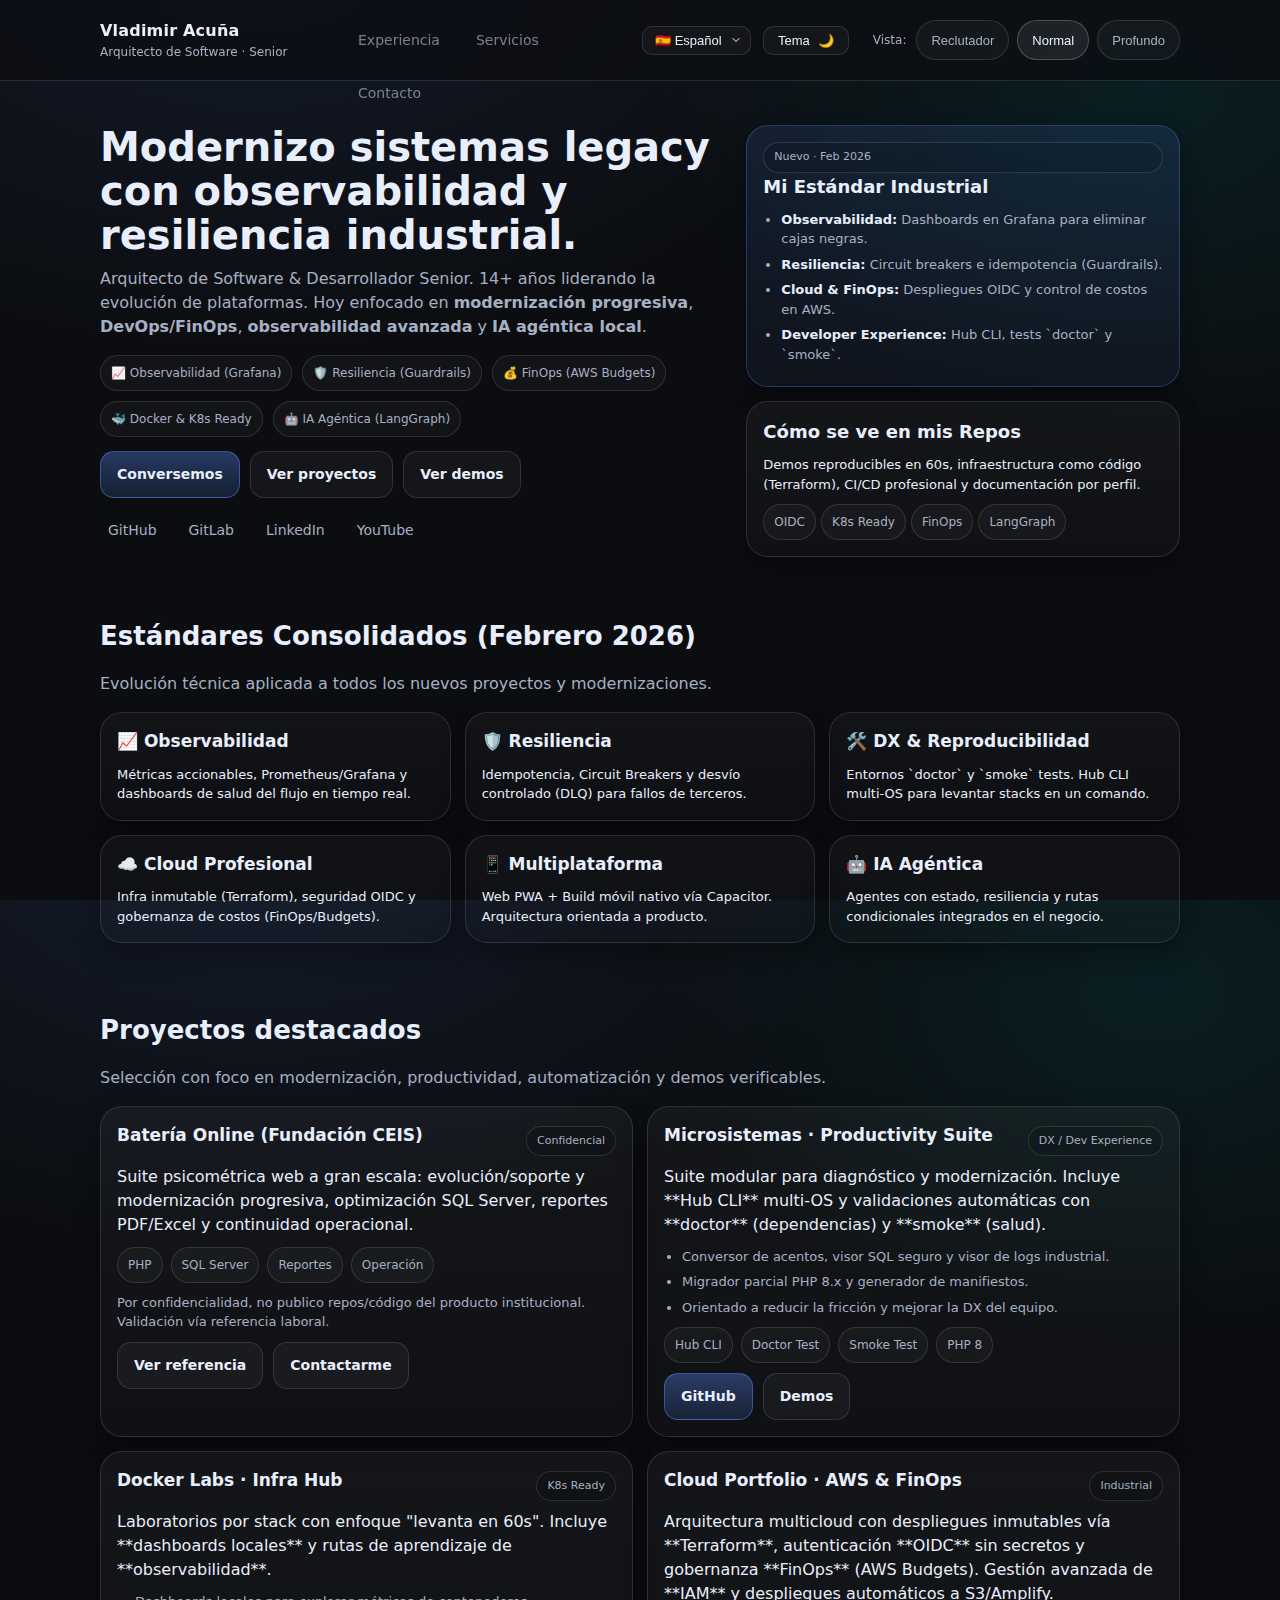
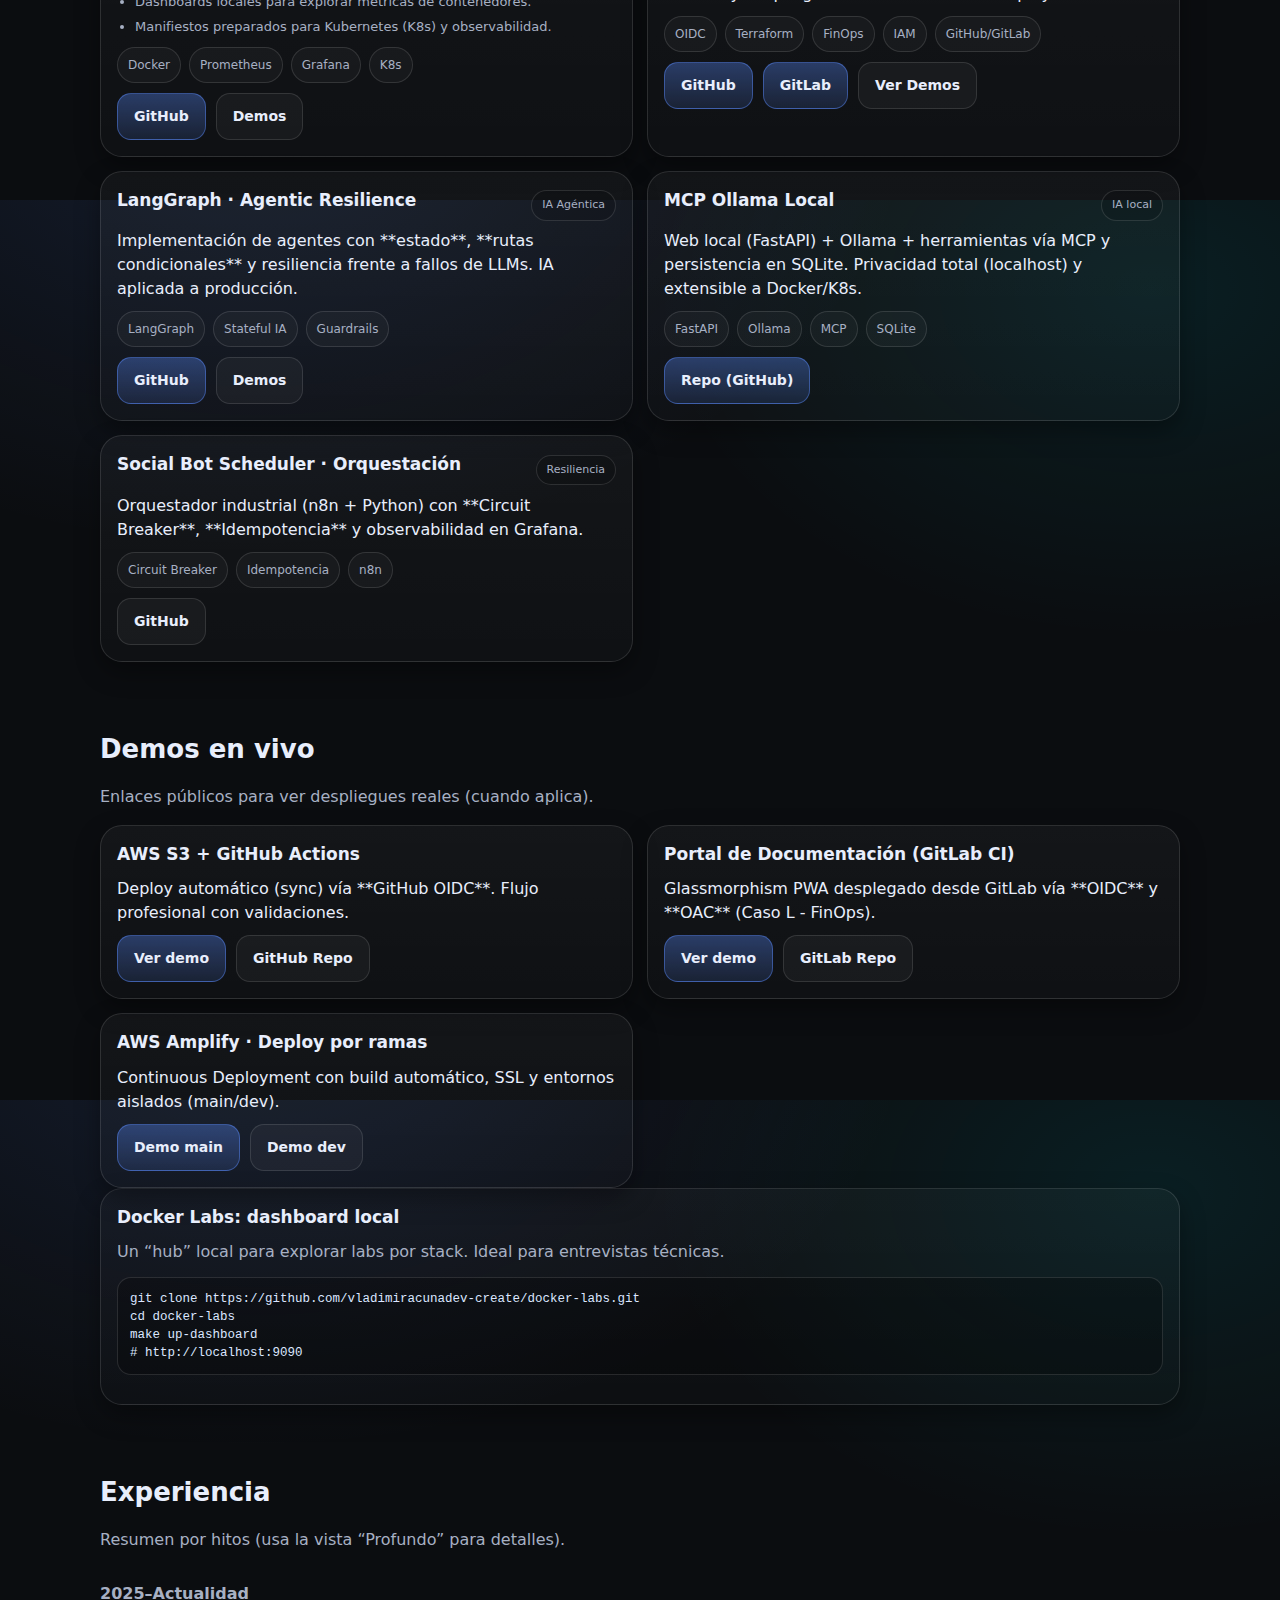
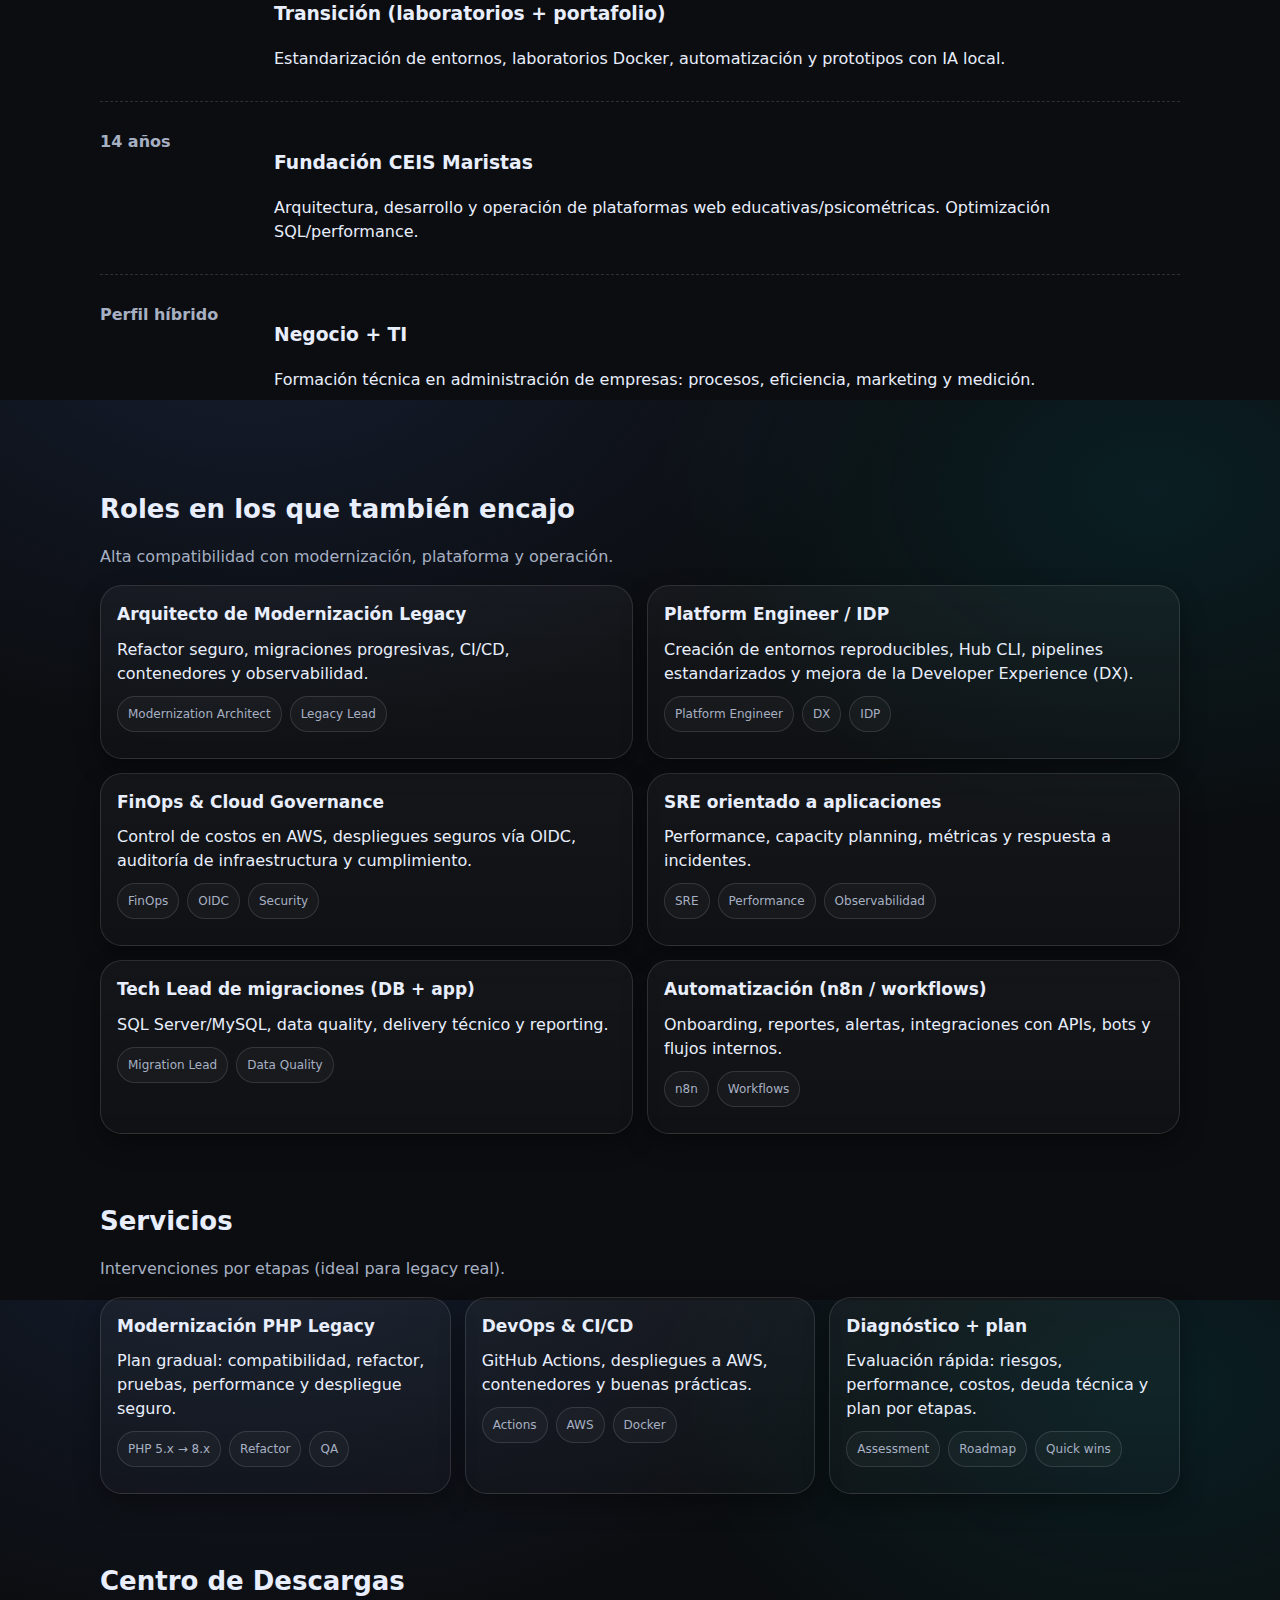
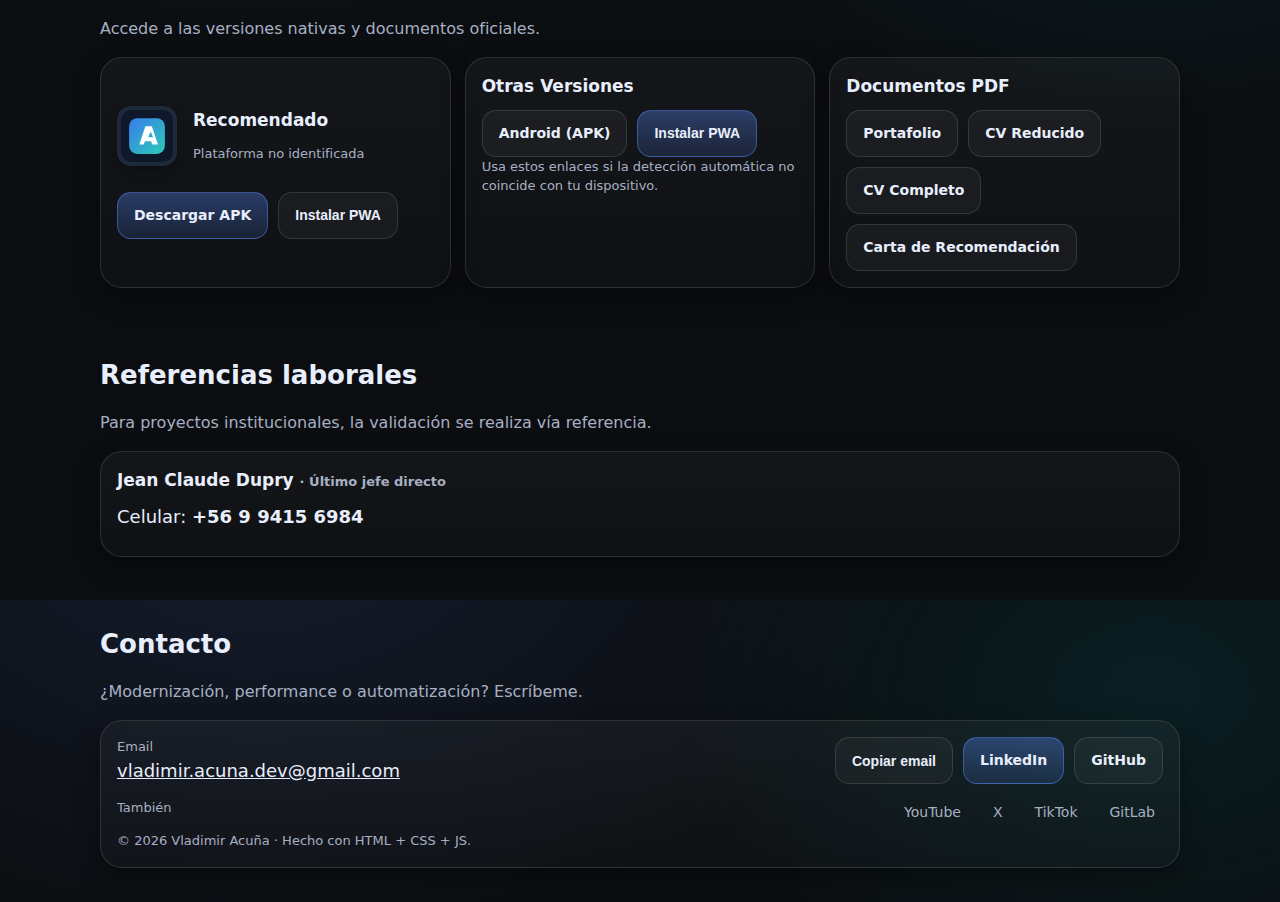
<file: aws-amplify-mi-sitio-1/index.html>
<!DOCTYPE html>
<html lang="es">

<head>
  <meta charset="utf-8" />
  <meta name="viewport" content="width=device-width,initial-scale=1" />
  <meta name="description"
    content="Portafolio de Vladimir Acuña — Modernización legacy, DevOps, automatización e IA local." />
  <meta http-equiv="Content-Security-Policy"
    content="default-src 'self'; script-src 'self' https://www.google-analytics.com; style-src 'self' https://fonts.googleapis.com; font-src 'self' https://fonts.gstatic.com; img-src 'self' data: https://avatars.githubusercontent.com; connect-src 'self' https://api.github.com; object-src 'none'; base-uri 'self';" />
  <meta name="theme-color" content="#3b82f6" />
  <link rel="manifest" href="manifest.webmanifest?v=2" />
  <link rel="apple-touch-icon" href="assets/icons/icon.svg" />
  <title>Vladimir Acuña · Arquitecto de Software &amp; Desarrollador Senior</title>
  <link rel="stylesheet" href="styles.css" />
  <link rel="icon" href="assets/favicon.svg" type="image/svg+xml" />
</head>

<body data-view="normal">
  <a class="skip" href="#contenido">Saltar al contenido</a>

  <header class="topbar">
    <div class="wrap topbar__inner">
      <div class="topbar__main">
        <div class="brand">
          <button class="iconbtn" id="btnMenu" type="button" aria-label="Abrir menú" aria-expanded="false"
            aria-controls="nav">☰</button>
          <div class="brand__text">
            <div class="brand__name">Vladimir Acuña</div>
            <div class="brand__role">Arquitecto de Software · Senior</div>
          </div>
        </div>

        <nav class="nav" id="nav" aria-label="Navegación principal">
          <a href="#proyectos"><span data-es>Proyectos</span><span data-en>Projects</span></a>
          <a href="#demos"><span data-es>Demos</span><span data-en>Demos</span></a>
          <a href="#experiencia"><span data-es>Experiencia</span><span data-en>Experience</span></a>
          <a href="#servicios"><span data-es>Servicios</span><span data-en>Services</span></a>
          <a href="#contacto"><span data-es>Contacto</span><span data-en>Contact</span></a>
        </nav>
      </div>

      <div class="topbar__side">
        <div class="settings">
          <select class="lang-select" id="selectLang" aria-label="Seleccionar idioma">
            <option value="es">🇪🇸 Español</option>
            <option value="en">🇺🇸 English</option>
          </select>
          <button class="theme-toggle" id="btnTheme" type="button">
            <span data-es>Tema</span><span data-en>Theme</span>
            <i id="themeIcon">🌙</i>
          </button>
        </div>

        <div class="views">
          <span class="views__label"><span data-es>Vista:</span><span data-en>View:</span></span>
          <div class="views__group" role="tablist" aria-label="Vistas">
            <button class="chip is-active" type="button" role="tab" aria-selected="true" data-view-btn="recruiter"><span
                data-es>Reclutador</span><span data-en>Recruiter</span></button>
            <button class="chip" type="button" role="tab" aria-selected="false" data-view-btn="normal">Normal</button>
            <button class="chip" type="button" role="tab" aria-selected="false" data-view-btn="deep"><span
                data-es>Profundo</span><span data-en>Deep</span></button>
          </div>
        </div>
      </div>
    </div>
  </header>

  <main id="contenido">
    <section class="hero">
      <div class="wrap hero__inner">
        <div class="hero__copy">
          <h1 data-es>Modernizo sistemas legacy con observabilidad y resiliencia industrial.</h1>
          <h1 data-en>Modernizing legacy systems with industrial observability and resilience.</h1>
          <p class="lead">
            <span data-es>Arquitecto de Software &amp; Desarrollador Senior. 14+ años liderando la evolución de
              plataformas.
              Hoy enfocado en <strong>modernización progresiva</strong>, <strong>DevOps/FinOps</strong>,
              <strong>observabilidad avanzada</strong> y <strong>IA agéntica local</strong>.</span>
            <span data-en>Software Architect &amp; Senior Developer. 14+ years leading platform evolution.
              Today focused on <strong>progressive modernization</strong>, <strong>DevOps/FinOps</strong>,
              <strong>advanced observability</strong> and <strong>local agentic AI</strong>.</span>
          </p>

          <div class="hero__badges" data-min-level="1">
            <span class="pill">📈 Observabilidad (Grafana)</span>
            <span class="pill">🛡️ Resiliencia (Guardrails)</span>
            <span class="pill">💰 FinOps (AWS Budgets)</span>
            <span class="pill">🐳 Docker &amp; K8s Ready</span>
            <span class="pill">🤖 IA Agéntica (LangGraph)</span>
          </div>

          <div class="cta">
            <a class="btn primary" href="#contacto">Conversemos</a>
            <a class="btn" href="#proyectos">Ver proyectos</a>
            <a class="btn" href="#demos" data-min-level="1">Ver demos</a>
          </div>

          <div class="social">
            <a class="link" href="https://github.com/vladimiracunadev-create" target="_blank"
              rel="noreferrer">GitHub</a>
            <a class="link" href="https://gitlab.com/vladimir.acuna.dev-group" target="_blank"
              rel="noreferrer">GitLab</a>
            <a class="link" href="https://www.linkedin.com/in/vladimir-acu%C3%B1a-valdebenito-11924a29" target="_blank"
              rel="noreferrer">LinkedIn</a>
            <a class="link" href="https://www.youtube.com/@VladimirAcu%C3%B1aDev" target="_blank"
              rel="noreferrer">YouTube</a>
          </div>

          <p class="meta" data-min-level="2">
            Enfoque: claridad + impacto + observabilidad. Última actualización: <span id="buildDate">2026-02-22</span>.
          </p>
        </div>

        <div class="hero__cards">
          <div class="card highlight-feb">
            <div class="tag"><span data-es>Nuevo · Feb 2026</span><span data-en>New · Feb 2026</span></div>
            <h2 data-es>Mi Estándar Industrial</h2>
            <h2 data-en>My Industrial Standard</h2>
            <ul class="bullets small">
              <li><strong data-es>Observabilidad:</strong><strong data-en>Observability:</strong> <span
                  data-es>Dashboards en Grafana para eliminar cajas negras.</span><span data-en>Grafana dashboards to
                  eliminate black boxes.</span></li>
              <li><strong data-es>Resiliencia:</strong><strong data-en>Resilience:</strong> <span data-es>Circuit
                  breakers e idempotencia (Guardrails).</span><span data-en>Circuit breakers and idempotency
                  (Guardrails).</span></li>
              <li><strong data-es>Cloud &amp; FinOps:</strong><strong data-en>Cloud &amp; FinOps:</strong> <span
                  data-es>Despliegues OIDC y control de costos en AWS.</span><span data-en>OIDC deployments and cost
                  control on AWS.</span></li>
              <li><strong data-es>Developer Experience:</strong><strong data-en>Developer Experience:</strong> <span
                  data-es>Hub CLI, tests `doctor` y `smoke`.</span><span data-en>Hub CLI, `doctor` and `smoke`
                  tests.</span></li>
            </ul>
          </div>

          <div class="card" data-min-level="1">
            <h2>Cómo se ve en mis Repos</h2>
            <p class="small">
              Demos reproducibles en 60s, infraestructura como código (Terraform), CI/CD profesional y documentación por
              perfil.
            </p>
            <div class="mini">
              <span class="pill">OIDC</span>
              <span class="pill">K8s Ready</span>
              <span class="pill">FinOps</span>
              <span class="pill">LangGraph</span>
            </div>
          </div>
        </div>
      </div>
    </section>

    <!-- Nueva sección: Pilares de Evolución (Solo visible en Deep View o Normal) -->
    <section class="section" id="evolucion" data-min-level="1">
      <div class="wrap">
        <div class="section__head">
          <h2 data-es>Estándares Consolidados (Febrero 2026)</h2>
          <h2 data-en>Consolidated Standards (February 2026)</h2>
          <p class="muted">
            <span data-es>Evolución técnica aplicada a todos los nuevos proyectos y modernizaciones.</span>
            <span data-en>Technical evolution applied to all new projects and modernizations.</span>
          </p>
        </div>
        <div class="grid grid--3">
          <div class="card soft">
            <h3>📈 Observabilidad</h3>
            <p class="small">Métricas accionables, Prometheus/Grafana y dashboards de salud del flujo en tiempo real.
            </p>
          </div>
          <div class="card soft">
            <h3 data-es>🛡️ Resiliencia</h3>
            <h3 data-en>🛡️ Resilience</h3>
            <p class="small">
              <span data-es>Idempotencia, Circuit Breakers y desvío controlado (DLQ) para fallos de terceros.</span>
              <span data-en>Idempotency, Circuit Breakers and controlled diversion (DLQ) for third-party
                failures.</span>
            </p>
          </div>
          <div class="card soft">
            <h3 data-es>🛠️ DX &amp; Reproducibilidad</h3>
            <h3 data-en>🛠️ DX &amp; Reproducibility</h3>
            <p class="small">
              <span data-es>Entornos `doctor` y `smoke` tests. Hub CLI multi-OS para levantar stacks en un
                comando.</span>
              <span data-en>`doctor` environments and `smoke` tests. Multi-OS Hub CLI to spin up stacks in one
                command.</span>
            </p>
          </div>
          <div class="card soft">
            <h3 data-es>☁️ Cloud Profesional</h3>
            <h3 data-en>☁️ Professional Cloud</h3>
            <p class="small">
              <span data-es>Infra inmutable (Terraform), seguridad OIDC y gobernanza de costos (FinOps/Budgets).</span>
              <span data-en>Immutable infrastructure (Terraform), OIDC security and cost governance
                (FinOps/Budgets).</span>
            </p>
          </div>
          <div class="card soft">
            <h3 data-es>📱 Multiplataforma</h3>
            <h3 data-en>📱 Multiplatform</h3>
            <p class="small">
              <span data-es>Web PWA + Build móvil nativo vía Capacitor. Arquitectura orientada a producto.</span>
              <span data-en>Web PWA + Native mobile build via Capacitor. Product-oriented architecture.</span>
            </p>
          </div>
          <div class="card soft">
            <h3 data-es>🤖 IA Agéntica</h3>
            <h3 data-en>🤖 Agentic AI</h3>
            <p class="small">
              <span data-es>Agentes con estado, resiliencia y rutas condicionales integrados en el negocio.</span>
              <span data-en>Stateful agents, resilience and conditional routing integrated into the business.</span>
            </p>
          </div>
        </div>
      </div>
    </section>

    <section class="section" id="proyectos">
      <div class="wrap">
        <div class="section__head">
          <h2 data-es>Proyectos destacados</h2>
          <h2 data-en>Featured Projects</h2>
          <p class="muted">
            <span data-es>Selección con foco en modernización, productividad, automatización y demos
              verificables.</span>
            <span data-en>Selection focused on modernization, productivity, automation, and verifiable demos.</span>
          </p>
        </div>

        <div class="grid">
          <article class="card project">
            <div class="project__head">
              <h3 data-es>Batería Online (Fundación CEIS)</h3>
              <h3 data-en>Online Battery (CEIS Foundation)</h3>
              <span class="tag" data-es>Confidencial</span><span class="tag" data-en>Confidential</span>
            </div>
            <p>
              <span data-es>Suite psicométrica web a gran escala: evolución/soporte y modernización progresiva,
                optimización SQL Server, reportes PDF/Excel y continuidad operacional.</span>
              <span data-en>Large-scale web psychometric suite: evolution/support and progressive modernization, SQL
                Server optimization, PDF/Excel reporting, and operational continuity.</span>
            </p>
            <div class="chips">
              <span class="pill">PHP</span><span class="pill">SQL Server</span><span class="pill"
                data-es>Reportes</span><span class="pill" data-en>Reporting</span><span class="pill"
                data-es>Operación</span><span class="pill" data-en>Operations</span>
            </div>
            <p class="small muted">
              <span data-es>Por confidencialidad, no publico repos/código del producto institucional. Validación vía
                referencia laboral.</span>
              <span data-en>Due to confidentiality, I do not publish repos/code for the institutional product.
                Validation via work reference.</span>
            </p>
            <div class="actions">
              <a class="btn" href="#referencias"><span data-es>Ver referencia</span><span data-en>View
                  Reference</span></a>
              <a class="btn" href="#contacto"><span data-es>Contactarme</span><span data-en>Contact Me</span></a>
            </div>
          </article>

          <article class="card project">
            <div class="project__head">
              <h3 data-es>Microsistemas · Productivity Suite</h3>
              <h3 data-en>Microsystems · Productivity Suite</h3>
              <span class="tag">DX / Dev Experience</span>
            </div>
            <p>
              <span data-es>Suite modular para diagnóstico y modernización. Incluye **Hub CLI** multi-OS y validaciones
                automáticas con **doctor** (dependencias) y **smoke** (salud).</span>
              <span data-en>Modular suite for diagnosis and modernization. Includes multi-OS **Hub CLI** and automatic
                validations with **doctor** (dependencies) and **smoke** (health).</span>
            </p>
            <ul class="bullets small" data-min-level="1">
              <li data-es>Conversor de acentos, visor SQL seguro y visor de logs industrial.</li>
              <li data-en>Accent converter, secure SQL viewer, and industrial log viewer.</li>
              <li data-es>Migrador parcial PHP 8.x y generador de manifiestos.</li>
              <li data-en>Partial PHP 8.x migrator and manifest generator.</li>
              <li data-es>Orientado a reducir la fricción y mejorar la DX del equipo.</li>
              <li data-en>Oriented to reduce friction and improve the team's DX.</li>
            </ul>
            <div class="chips">
              <span class="pill">Hub CLI</span><span class="pill">Doctor Test</span><span class="pill">Smoke
                Test</span><span class="pill">PHP 8</span>
            </div>
            <div class="actions">
              <a class="btn primary" href="https://github.com/vladimiracunadev-create/microsistemas" target="_blank"
                rel="noreferrer">GitHub</a>
              <a class="btn" href="#demos" data-min-level="1">Demos</a>
            </div>
          </article>

          <article class="card project">
            <div class="project__head">
              <h3 data-es>Docker Labs · Infra Hub</h3>
              <h3 data-en>Docker Labs · Infra Hub</h3>
              <span class="tag">K8s Ready</span>
            </div>
            <p>
              <span data-es>Laboratorios por stack con enfoque "levanta en 60s". Incluye **dashboards locales** y rutas
                de aprendizaje de **observabilidad**.</span>
              <span data-en>Laboratories by stack with a "spin up in 60s" focus. Includes **local dashboards** and
                **observability** learning paths.</span>
            </p>
            <ul class="bullets small" data-min-level="1">
              <li data-es>Dashboards locales para explorar métricas de contenedores.</li>
              <li data-en>Local dashboards to explore container metrics.</li>
              <li data-es>Manifiestos preparados para Kubernetes (K8s) y observabilidad.</li>
              <li data-en>Manifests prepared for Kubernetes (K8s) and observability.</li>
            </ul>
            <div class="chips">
              <span class="pill">Docker</span><span class="pill">Prometheus</span><span class="pill">Grafana</span><span
                class="pill">K8s</span>
            </div>
            <div class="actions">
              <a class="btn primary" href="https://github.com/vladimiracunadev-create/docker-labs" target="_blank"
                rel="noreferrer">GitHub</a>
              <a class="btn" href="#demos" data-min-level="1">Demos</a>
            </div>
          </article>

          <article class="card project">
            <div class="project__head">
              <h3 data-es>Cloud Portfolio · AWS &amp; FinOps</h3>
              <h3 data-en>Cloud Portfolio · AWS &amp; FinOps</h3>
              <span class="tag" data-es>Industrial</span><span class="tag" data-en>Industrial</span>
            </div>
            <p>
              <span data-es>Arquitectura multicloud con despliegues inmutables vía **Terraform**, autenticación **OIDC**
                sin secretos y gobernanza **FinOps** (AWS Budgets). Gestión avanzada de **IAM** y despliegues
                automáticos a S3/Amplify.</span>
              <span data-en>Multicloud architecture with immutable deployments via **Terraform**, secretless **OIDC**
                authentication, and **FinOps** governance (AWS Budgets). Advanced **IAM** management and automatic
                deployments to S3/Amplify.</span>
            </p>
            <div class="chips">
              <span class="pill">OIDC</span><span class="pill">Terraform</span><span class="pill">FinOps</span><span
                class="pill">IAM</span><span class="pill">GitHub/GitLab</span>
            </div>
            <div class="actions">
              <a class="btn primary" href="https://github.com/vladimiracunadev-create/proyectos-aws" target="_blank"
                rel="noreferrer">GitHub</a>
              <a class="btn primary" href="https://gitlab.com/vladimir.acuna.dev-group/proyectos-aws-gitlab"
                target="_blank" rel="noreferrer">GitLab</a>
              <a class="btn" href="#demos"><span data-es>Ver Demos</span><span data-en>View Demos</span></a>
            </div>
          </article>

          <article class="card project">
            <div class="project__head">
              <h3 data-es>LangGraph · Agentic Resilience</h3>
              <h3 data-en>LangGraph · Agentic Resilience</h3>
              <span class="tag" data-es>IA Agéntica</span><span class="tag" data-en>Agentic AI</span>
            </div>
            <p>
              <span data-es>Implementación de agentes con **estado**, **rutas condicionales** y resiliencia frente a
                fallos de LLMs. IA aplicada a producción.</span>
              <span data-en>Implementation of **stateful** agents with **conditional routing** and resilience against
                LLM failures. AI applied to production.</span>
            </p>
            <div class="chips">
              <span class="pill">LangGraph</span><span class="pill">Stateful IA</span><span
                class="pill">Guardrails</span>
            </div>
            <div class="actions">
              <a class="btn primary" href="https://github.com/vladimiracunadev-create/langgraph-realworld"
                target="_blank" rel="noreferrer">GitHub</a>
              <a class="btn" href="#demos" data-min-level="1">Demos</a>
            </div>
          </article>

          <article class="card project">
            <div class="project__head">
              <h3 data-es>MCP Ollama Local</h3>
              <h3 data-en>MCP Ollama Local</h3>
              <span class="tag" data-es>IA local</span><span class="tag" data-en>Local AI</span>
            </div>
            <p>
              <span data-es>Web local (FastAPI) + Ollama + herramientas vía MCP y persistencia en SQLite. Privacidad
                total (localhost) y extensible a Docker/K8s.</span>
              <span data-en>Local web (FastAPI) + Ollama + tools via MCP and SQLite persistence. Total privacy
                (localhost) and extensible to Docker/K8s.</span>
            </p>
            <div class="chips">
              <span class="pill">FastAPI</span><span class="pill">Ollama</span><span class="pill">MCP</span><span
                class="pill">SQLite</span>
            </div>
            <div class="actions">
              <a class="btn primary" href="https://github.com/vladimiracunadev-create/mcp-ollama-local" target="_blank"
                rel="noreferrer" aria-label="Repo GitHub: MCP Ollama Local"><span data-es>Repo (GitHub)</span><span
                  data-en>Repo (GitHub)</span></a>
            </div>
          </article>

          <article class="card project" data-min-level="1">
            <div class="project__head">
              <h3 data-es>Social Bot Scheduler · Orquestación</h3>
              <h3 data-en>Social Bot Scheduler · Orchestration</h3>
              <span class="tag" data-es>Resiliencia</span><span class="tag" data-en>Resilience</span>
            </div>
            <p>
              <span data-es>Orquestador industrial (n8n + Python) con **Circuit Breaker**, **Idempotencia** y
                observabilidad en Grafana.</span>
              <span data-en>Industrial orchestrator (n8n + Python) with **Circuit Breaker**, **Idempotency** and
                observability in Grafana.</span>
            </p>
            <div class="chips">
              <span class="pill">Circuit Breaker</span><span class="pill">Idempotencia</span><span
                class="pill">n8n</span>
            </div>
            <div class="actions">
              <a class="btn" href="https://github.com/vladimiracunadev-create/social-bot-scheduler" target="_blank"
                rel="noreferrer">GitHub</a>
            </div>
          </article>
        </div>

        <div class="card soft" data-min-level="2">
          <h3 data-es>Repos recientes (auto)</h3>
          <h3 data-en>Recent Repos (auto)</h3>
          <p class="muted small">
            <span data-es>Se carga desde la API pública de GitHub (ordenada por actualización).</span>
            <span data-en>Loaded from the public GitHub API (sorted by update).</span>
          </p>
          <div id="recentRepos" class="repos"></div>
        </div>
      </div>
    </section>

    <section class="section" id="demos">
      <div class="wrap">
        <div class="section__head">
          <h2 data-es>Demos en vivo</h2>
          <h2 data-en>Live Demos</h2>
          <p class="muted">
            <span data-es>Enlaces públicos para ver despliegues reales (cuando aplica).</span>
            <span data-en>Public links to see real deployments (when applicable).</span>
          </p>
        </div>

        <div class="grid grid--2">
          <article class="card">
            <h3 data-es>AWS S3 + GitHub Actions</h3>
            <h3 data-en>AWS S3 + GitHub Actions</h3>
            <p>
              <span data-es>Deploy automático (sync) vía **GitHub OIDC**. Flujo profesional con validaciones.</span>
              <span data-en>Automatic deploy (sync) via **GitHub OIDC**. Professional flow with validations.</span>
            </p>
            <div class="actions">
              <a class="btn primary" href="https://mi-pagina-scrum-123.s3.us-east-2.amazonaws.com/index.html"
                target="_blank" rel="noreferrer"><span data-es>Ver demo</span><span data-en>View Demo</span></a>
              <a class="btn" href="https://github.com/vladimiracunadev-create/proyectos-aws" target="_blank"
                rel="noreferrer">GitHub Repo</a>
            </div>
          </article>

          <article class="card">
            <h3 data-es>Portal de Documentación (GitLab CI)</h3>
            <h3 data-en>Documentation Portal (GitLab CI)</h3>
            <p>
              <span data-es>Glassmorphism PWA desplegado desde GitLab vía **OIDC** y **OAC** (Caso L - FinOps).</span>
              <span data-en>Glassmorphism PWA deployed from GitLab via **OIDC** and **OAC** (Case L - FinOps).</span>
            </p>
            <div class="actions">
              <a class="btn primary" href="http://finops-vladimir-portfolio-case-l.s3-website.us-east-2.amazonaws.com"
                target="_blank" rel="noreferrer"><span data-es>Ver demo</span><span data-en>View Demo</span></a>
              <a class="btn" href="https://gitlab.com/vladimir.acuna.dev-group/vladimir.acuna.dev-group" target="_blank"
                rel="noreferrer">GitLab Repo</a>
            </div>
          </article>

          <article class="card">
            <h3 data-es>AWS Amplify · Deploy por ramas</h3>
            <h3 data-en>AWS Amplify · Branch Deployment</h3>
            <p>
              <span data-es>Continuous Deployment con build automático, SSL y entornos aislados (main/dev).</span>
              <span data-en>Continuous Deployment with automatic build, SSL, and isolated environments
                (main/dev).</span>
            </p>
            <div class="actions">
              <a class="btn primary" href="https://main.d3r1wuymolxagh.amplifyapp.com/" target="_blank"
                rel="noreferrer"><span data-es>Demo main</span><span data-en>Main Demo</span></a>
              <a class="btn" href="https://dev.d20m8tc0banvg.amplifyapp.com/" target="_blank" rel="noreferrer"
                data-min-level="1"><span data-es>Demo dev</span><span data-en>Dev Demo</span></a>
            </div>
          </article>
        </div>

        <div class="card soft" data-min-level="1">
          <h3 data-es>Docker Labs: dashboard local</h3>
          <h3 data-en>Docker Labs: Local Dashboard</h3>
          <p class="muted">
            <span data-es>Un “hub” local para explorar labs por stack. Ideal para entrevistas técnicas.</span>
            <span data-en>A local "hub" to explore labs by stack. Ideal for technical interviews.</span>
          </p>
          <pre class="code">git clone https://github.com/vladimiracunadev-create/docker-labs.git
cd docker-labs
make up-dashboard
# http://localhost:9090</pre>
        </div>
      </div>
    </section>

    <section class="section" id="experiencia">
      <div class="wrap">
        <div class="section__head">
          <h2 data-es>Experiencia</h2>
          <h2 data-en>Experience</h2>
          <p class="muted">
            <span data-es>Resumen por hitos (usa la vista “Profundo” para detalles).</span>
            <span data-en>Milestone summary (use "Deep" view for details).</span>
          </p>
        </div>

        <div class="timeline">
          <div class="titem">
            <div class="twhen"><span data-es>2025–Actualidad</span><span data-en>2025–Present</span></div>
            <div class="twhat">
              <h3 data-es>Transición (laboratorios + portafolio)</h3>
              <h3 data-en>Transition (labs + portfolio)</h3>
              <p>
                <span data-es>Estandarización de entornos, laboratorios Docker, automatización y prototipos con IA
                  local.</span>
                <span data-en>Environment standardization, Docker labs, automation, and local AI prototypes.</span>
              </p>
              <ul class="bullets small" data-min-level="2">
                <li data-es>Documentación reproducible (Makefiles, guías, scripts, README).</li>
                <li data-en>Reproducible documentation (Makefiles, guides, scripts, README).</li>
                <li data-es>Foco en prácticas: ramas, PRs, CI y releases.</li>
                <li data-en>Focus on practices: branches, PRs, CI, and releases.</li>
              </ul>
            </div>
          </div>

          <div class="titem">
            <div class="twhen"><span data-es>14 años</span><span data-en>14 years</span></div>
            <div class="twhat">
              <h3>Fundación CEIS Maristas</h3>
              <p>
                <span data-es>Arquitectura, desarrollo y operación de plataformas web educativas/psicométricas.
                  Optimización SQL/performance.</span>
                <span data-en>Architecture, development, and operation of educational/psychometric web platforms.
                  SQL/performance optimization.</span>
              </p>
            </div>
          </div>

          <div class="titem" data-min-level="1">
            <div class="twhen"><span data-es>Perfil híbrido</span><span data-en>Hybrid Profile</span></div>
            <div class="twhat">
              <h3 data-es>Negocio + TI</h3>
              <h3 data-en>Business + IT</h3>
              <p>
                <span data-es>Formación técnica en administración de empresas: procesos, eficiencia, marketing y
                  medición.</span>
                <span data-en>Technical background in business administration: processes, efficiency, marketing, and
                  measurement.</span>
              </p>
            </div>
          </div>
        </div>
      </div>
    </section>

    <section class="section" id="roles">
      <div class="wrap">
        <div class="section__head">
          <h2 data-es>Roles en los que también encajo</h2>
          <h2 data-en>Roles I also fit in</h2>
          <p class="muted">
            <span data-es>Alta compatibilidad con modernización, plataforma y operación.</span>
            <span data-en>High compatibility with modernization, platform, and operations.</span>
          </p>
        </div>

        <div class="grid grid--2">
          <article class="card">
            <h3 data-es>Arquitecto de Modernización Legacy</h3>
            <h3 data-en>Legacy Modernization Architect</h3>
            <p>
              <span data-es>Refactor seguro, migraciones progresivas, CI/CD, contenedores y observabilidad.</span>
              <span data-en>Secure refactor, progressive migrations, CI/CD, containers, and observability.</span>
            </p>
            <div class="chips"><span class="pill">Modernization Architect</span><span class="pill">Legacy Lead</span>
            </div>
          </article>

          <article class="card">
            <h3 data-es>Platform Engineer / IDP</h3>
            <h3 data-en>Platform Engineer / IDP</h3>
            <p>
              <span data-es>Creación de entornos reproducibles, Hub CLI, pipelines estandarizados y mejora de la
                Developer Experience (DX).</span>
              <span data-en>Creation of reproducible environments, Hub CLI, standardized pipelines, and Developer
                Experience (DX) improvements.</span>
            </p>
            <div class="chips"><span class="pill">Platform Engineer</span><span class="pill">DX</span><span
                class="pill">IDP</span></div>
          </article>

          <article class="card">
            <h3 data-es>FinOps &amp; Cloud Governance</h3>
            <h3 data-en>FinOps &amp; Cloud Governance</h3>
            <p>
              <span data-es>Control de costos en AWS, despliegues seguros vía OIDC, auditoría de infraestructura y
                cumplimiento.</span>
              <span data-en>Cost control on AWS, secure OIDC deployments, infrastructure audit, and compliance.</span>
            </p>
            <div class="chips"><span class="pill">FinOps</span><span class="pill">OIDC</span><span
                class="pill">Security</span></div>
          </article>

          <article class="card">
            <h3 data-es>SRE orientado a aplicaciones</h3>
            <h3 data-en>Application-oriented SRE</h3>
            <p>
              <span data-es>Performance, capacity planning, métricas y respuesta a incidentes.</span>
              <span data-en>Performance, capacity planning, metrics, and incident response.</span>
            </p>
            <div class="chips"><span class="pill">SRE</span><span class="pill">Performance</span><span
                class="pill">Observabilidad</span></div>
          </article>

          <article class="card">
            <h3 data-es>Tech Lead de migraciones (DB + app)</h3>
            <h3 data-en>Migration Tech Lead (DB + app)</h3>
            <p>
              <span data-es>SQL Server/MySQL, data quality, delivery técnico y reporting.</span>
              <span data-en>SQL Server/MySQL, data quality, technical delivery, and reporting.</span>
            </p>
            <div class="chips"><span class="pill">Migration Lead</span><span class="pill">Data Quality</span></div>
          </article>

          <article class="card" data-min-level="1">
            <h3 data-es>Automatización (n8n / workflows)</h3>
            <h3 data-en>Automation (n8n / workflows)</h3>
            <p>
              <span data-es>Onboarding, reportes, alertas, integraciones con APIs, bots y flujos internos.</span>
              <span data-en>Onboarding, reports, alerts, API integrations, bots, and internal flows.</span>
            </p>
            <div class="chips"><span class="pill">n8n</span><span class="pill">Workflows</span></div>
          </article>

          <article class="card" data-min-level="2">
            <h3 data-es>Solutions Engineer / Pre-Sales técnico</h3>
            <h3 data-en>Solutions Engineer / Technical Pre-Sales</h3>
            <p>
              <span data-es>Demos y PoCs reales; requisitos, arquitectura y comunicación TI/negocio.</span>
              <span data-en>Real Demos and PoCs; requirements, architecture and IT/business communication.</span>
            </p>
            <div class="chips"><span class="pill">PoC</span><span class="pill" data-es>Arquitectura</span><span
                class="pill" data-en>Architecture</span></div>
          </article>
        </div>
      </div>
    </section>

    <section class="section" id="servicios">
      <div class="wrap">
        <div class="section__head">
          <h2 data-es>Servicios</h2>
          <h2 data-en>Services</h2>
          <p class="muted">
            <span data-es>Intervenciones por etapas (ideal para legacy real).</span>
            <span data-en>Interventions by stages (ideal for real legacy).</span>
          </p>
        </div>

        <div class="grid grid--3">
          <article class="card">
            <h3 data-es>Modernización PHP Legacy</h3>
            <h3 data-en>Legacy PHP Modernization</h3>
            <p>
              <span data-es>Plan gradual: compatibilidad, refactor, pruebas, performance y despliegue seguro.</span>
              <span data-en>Gradual plan: compatibility, refactor, testing, performance, and secure deployment.</span>
            </p>
            <div class="chips"><span class="pill">PHP 5.x → 8.x</span><span class="pill">Refactor</span><span
                class="pill">QA</span></div>
          </article>

          <article class="card">
            <h3 data-es>DevOps &amp; CI/CD</h3>
            <h3 data-en>DevOps &amp; CI/CD</h3>
            <p>
              <span data-es>GitHub Actions, despliegues a AWS, contenedores y buenas prácticas.</span>
              <span data-en>GitHub Actions, AWS deployments, containers, and best practices.</span>
            </p>
            <div class="chips"><span class="pill">Actions</span><span class="pill">AWS</span><span
                class="pill">Docker</span></div>
          </article>

          <article class="card">
            <h3 data-es>Diagnóstico + plan</h3>
            <h3 data-en>Diagnosis + plan</h3>
            <p>
              <span data-es>Evaluación rápida: riesgos, performance, costos, deuda técnica y plan por etapas.</span>
              <span data-en>Quick assessment: risks, performance, costs, technical debt, and phased plan.</span>
            </p>
            <div class="chips"><span class="pill">Assessment</span><span class="pill">Roadmap</span><span
                class="pill">Quick wins</span></div>
          </article>
        </div>
      </div>
    </section>

    <section class="section" id="descargas">
      <div class="wrap">
        <div class="section__head">
          <h2 data-es>Centro de Descargas</h2>
          <h2 data-en>Download Center</h2>
          <p class="muted">
            <span data-es>Accede a las versiones nativas y documentos oficiales.</span>
            <span data-en>Access native versions and official documents.</span>
          </p>
        </div>

        <div class="grid grid--3">
          <!-- Smart App Download Card -->
          <article class="card app-download" id="smartDownloadCard">
            <div class="app-download__brand">
              <img src="assets/icons/icon.svg" alt="App Icon" class="app-icon" width="60" height="60">
              <div>
                <h3 data-es>Recomendado</h3>
                <h3 data-en>Recommended</h3>
                <p class="small muted" id="platformNotice">
                  <span data-es>Detectando equipo...</span>
                  <span data-en>Detecting device...</span>
                </p>
              </div>
            </div>
            <div id="smartDownloadActions" class="actions">
              <div class="skeleton-btn"></div>
            </div>
          </article>

          <!-- Manual / All Versions -->
          <article class="card">
            <h3 data-es>Otras Versiones</h3>
            <h3 data-en>Other Versions</h3>
            <div class="downloads">
              <a class="btn"
                href="https://github.com/vladimiracunadev-create/vladimiracunadev-create.github.io/releases/latest/download/app-debug.apk">Android
                (APK)</a>
              <button class="btn primary" type="button" data-pwa-trigger><span data-es>Instalar PWA</span><span
                  data-en>Install PWA</span></button>
            </div>
            <p class="small muted mt-10">
              <span data-es>Usa estos enlaces si la detección automática no coincide con tu dispositivo.</span>
              <span data-en>Use these links if auto-detection doesn't match your device.</span>
            </p>
          </article>

          <!-- Document Downloads -->
          <article class="card">
            <h3 data-es>Documentos PDF</h3>
            <h3 data-en>PDF Documents</h3>
            <div class="downloads">
              <a class="btn" href="assets/portafolio.pdf"><span data-es>Portafolio</span><span
                  data-en>Portfolio</span></a>
              <a class="btn" href="assets/cv-reducido.pdf"><span data-es>CV Reducido</span><span data-en>Short
                  CV</span></a>
              <a class="btn" href="assets/cv-completo.pdf" data-min-level="1"><span data-es>CV Completo</span><span
                  data-en>Full CV</span></a>
              <a class="btn" href="assets/carta-recomendacion.pdf"><span data-es>Carta de Recomendación</span><span
                  data-en>Recommendation Letter</span></a>
            </div>
          </article>
        </div>
      </div>
    </section>

    <section class="section" id="referencias">
      <div class="wrap">
        <div class="section__head">
          <h2 data-es>Referencias laborales</h2>
          <h2 data-en>Work References</h2>
          <p class="muted">
            <span data-es>Para proyectos institucionales, la validación se realiza vía referencia.</span>
            <span data-en>For institutional projects, validation is performed via reference.</span>
          </p>
        </div>

        <div class="card">
          <h3>Jean Claude Dupry <span class="muted small">· <span data-es>Último jefe directo</span><span data-en>Latest
                direct manager</span></span></h3>
          <p class="big"><span data-es>Celular</span><span data-en>Mobile</span>: <strong>+56 9 9415 6984</strong></p>
          <p class="small muted" data-min-level="2">
            <span data-es>Puedo enviar un resumen por escrito y ejemplos de impacto si lo necesitas.</span>
            <span data-en>I can send a written summary and examples of impact if needed.</span>
          </p>
        </div>
      </div>
    </section>

    <section class="section" id="contacto">
      <div class="wrap">
        <div class="section__head">
          <h2 data-es>Contacto</h2>
          <h2 data-en>Contact</h2>
          <p class="muted">
            <span data-es>¿Modernización, performance o automatización? Escríbeme.</span>
            <span data-en>Modernization, performance or automation? Write to me.</span>
          </p>
        </div>

        <div class="card contact">
          <div class="contact__row">
            <div>
              <div class="muted small">Email</div>
              <div class="big"><a href="mailto:vladimir.acuna.dev@gmail.com">vladimir.acuna.dev@gmail.com</a></div>
            </div>
            <div class="contact__actions">
              <button class="btn primary is-hidden" id="pwaInstall" type="button" data-pwa-trigger>💻 <span
                  data-es>Instalar App</span><span data-en>Install App</span></button>
              <button class="btn" id="btnCopyEmail" type="button"><span data-es>Copiar email</span><span data-en>Copy
                  email</span></button>
              <a class="btn primary" href="https://www.linkedin.com/in/vladimir-acu%C3%B1a-valdebenito-11924a29"
                target="_blank" rel="noreferrer">LinkedIn</a>
              <a class="btn" href="https://github.com/vladimiracunadev-create" target="_blank"
                rel="noreferrer">GitHub</a>
            </div>
          </div>

          <div class="contact__row" data-min-level="1">
            <div class="muted small"><span data-es>También</span><span data-en>Also</span></div>
            <div class="social">
              <a class="link" href="https://www.youtube.com/@VladimirAcu%C3%B1aDev" target="_blank"
                rel="noreferrer">YouTube</a>
              <a class="link" href="https://x.com/VladiAcunaDev" target="_blank" rel="noreferrer">X</a>
              <a class="link" href="https://www.tiktok.com/@vladimiracunadev" target="_blank"
                rel="noreferrer">TikTok</a>
              <a class="link" href="https://gitlab.com/vladimir.acuna.dev-group" target="_blank"
                rel="noreferrer">GitLab</a>
            </div>
          </div>

          <p class="small muted">© <span id="year"></span> Vladimir Acuña · <span data-es>Hecho con HTML + CSS +
              JS.</span><span data-en>Made with HTML + CSS + JS.</span></p>
        </div>
      </div>
    </section>
  </main>

  <script src="app.js"></script>
  <script src="pwa.js?v=2"></script>
</body>

</html>
</file>
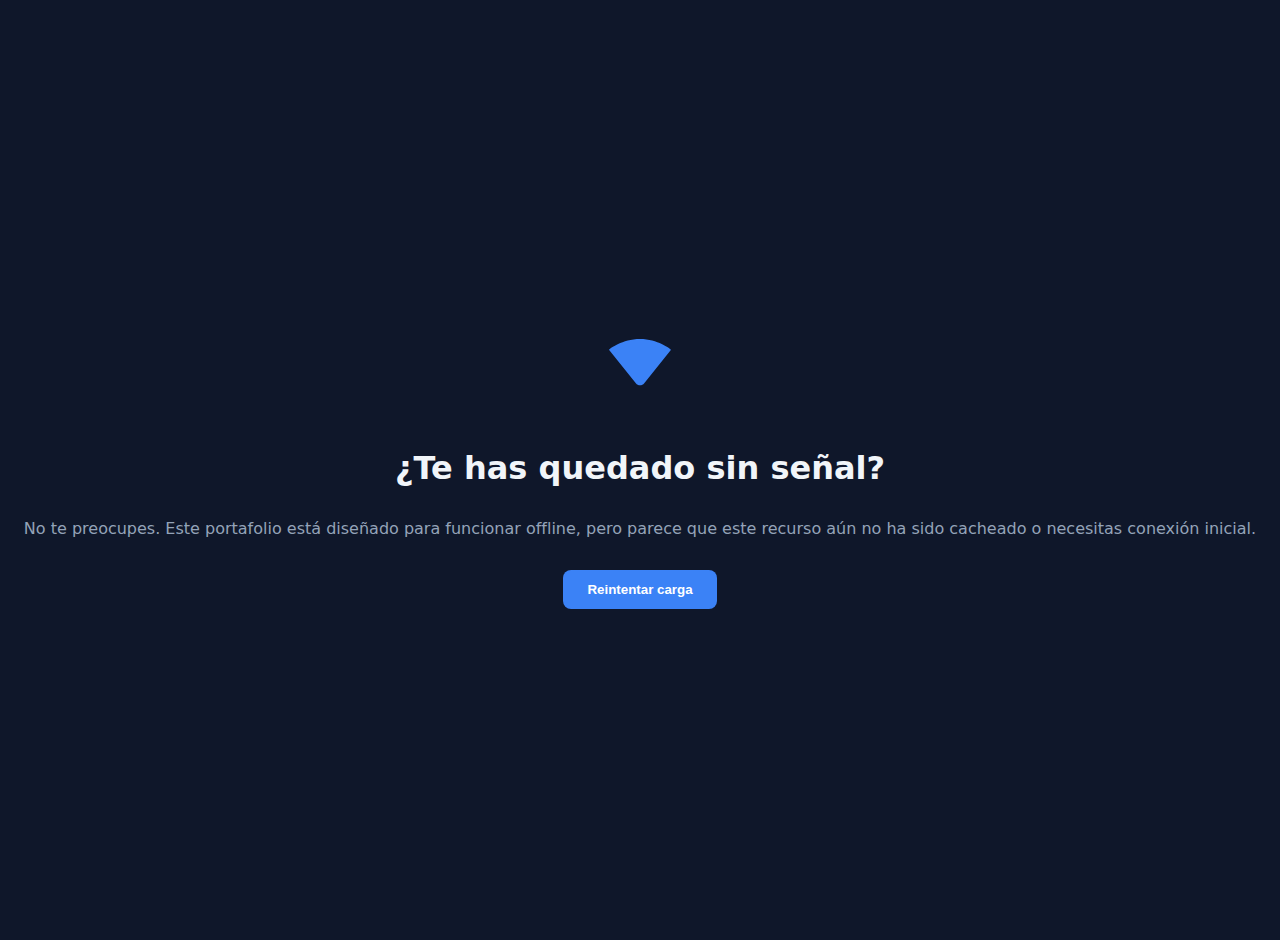
<file: aws-amplify-mi-sitio-1/offline.html>
<!DOCTYPE html>
<html lang="es">

<head>
  <meta charset="UTF-8">
  <meta name="viewport" content="width=device-width, initial-scale=1.0">
  <title>Sin Conexión | Vladimir Acuña</title>
  <style>
    :root {
      --bg: #0f172a;
      --text: #f1f5f9;
      --accent: #3b82f6;
    }

    body {
      background: var(--bg);
      color: var(--text);
      font-family: system-ui, -apple-system, sans-serif;
      display: flex;
      flex-direction: column;
      align-items: center;
      justify-content: center;
      height: 100vh;
      margin: 0;
      text-align: center;
      padding: 20px;
    }

    h1 {
      font-size: 2rem;
      margin-bottom: 1rem;
    }

    p {
      color: #94a3b8;
      margin-bottom: 2rem;
    }

    .btn {
      background: var(--accent);
      color: white;
      text-decoration: none;
      padding: 12px 24px;
      border-radius: 8px;
      font-weight: 600;
      transition: opacity 0.2s;
      border: none;
      cursor: pointer;
    }

    .btn:hover {
      opacity: 0.9;
    }

    svg {
      margin-bottom: 2rem;
      width: 64px;
      height: 64px;
      fill: var(--accent);
    }
  </style>
</head>

<body>
  <svg viewBox="0 0 24 24" xmlns="http://www.w3.org/2000/svg">
    <path
      d="M23.64 7c-.45-.34-4.93-4-11.64-4C5.28 3 .81 6.66.36 7l10.08 12.56c.8 1 2.32 1.02 3.15 0L23.64 7zm-1.37.14C20.48 8.44 16.51 11.19 12 11.19c-4.51 0-8.48-2.75-10.27-4.05L12 19.34l10.27-12.2z" />
    <path d="M0 0h24v24H0z" fill="none" />
  </svg>
  <h1>¿Te has quedado sin señal?</h1>
  <p>No te preocupes. Este portafolio está diseñado para funcionar offline, pero parece que este recurso aún no ha sido
    cacheado o necesitas conexión inicial.</p>
  <button class="btn" type="button" onclick="window.location.reload()">Reintentar carga</button>
</body>

</html>
</file>
<file: aws-amplify-mi-sitio-1/styles.css>
:root {
  --bg: #0b0d10;
  --text: #e8eefc;
  --muted: #a7b0c3;
  --line: rgba(255, 255, 255, .12);
  --shadow: 0 10px 24px rgba(0, 0, 0, .35);
  --card-bg: linear-gradient(180deg, rgba(255, 255, 255, .04), rgba(255, 255, 255, .02));
  --card-soft: linear-gradient(180deg, rgba(255, 255, 255, .03), rgba(255, 255, 255, .01));
  --btn-bg: rgba(255, 255, 255, .04);
  --radius2: 22px;
  --max: 1120px;
  --pad: 20px;
}

body[data-theme="light"] {
  --bg: #f8fafc;
  --text: #0f172a;
  --muted: #64748b;
  --line: rgba(0, 0, 0, .08);
  --shadow: 0 10px 24px rgba(0, 0, 0, .08);
  --card-bg: #ffffff;
  --card-soft: #f1f5f9;
  --btn-bg: rgba(0, 0, 0, .05);
}

/* --- LÓGICA DE VISIBILIDAD BILINGÜE (RESPETUOSA) --- */
/* Ocultar por defecto para evitar parpadeos */
[data-en],
[data-es] {
  display: none !important;
}

/* Inyección de visibilidad basada en el lenguaje - No fuerza display type */
body:not([data-lang]) [data-es],
body[data-lang="es"] [data-es] {
  display: revert !important;
}

body[data-lang="en"] [data-en] {
  display: revert !important;
}

/* Casos específicos para elementos de bloque que 'revert' podría no manejar bien en todos los navegadores */
body:not([data-lang]) div[data-es],
body[data-lang="es"] div[data-es],
body:not([data-lang]) section[data-es],
body[data-lang="es"] section[data-es],
body:not([data-lang]) article[data-es],
body[data-lang="es"] article[data-es],
body:not([data-lang]) p[data-es],
body[data-lang="es"] p[data-es],
body:not([data-lang]) h1[data-es],
body[data-lang="es"] h1[data-es],
body:not([data-lang]) h2[data-es],
body[data-lang="es"] h2[data-es],
body:not([data-lang]) h3[data-es],
body[data-lang="es"] h3[data-es] {
  display: block !important;
}

body[data-lang="en"] div[data-en],
body[data-lang="en"] section[data-en],
body[data-lang="en"] article[data-en],
body[data-lang="en"] p[data-en],
body[data-lang="en"] h1[data-en],
body[data-lang="en"] h2[data-en],
body[data-lang="en"] h3[data-en] {
  display: block !important;
}

* {
  box-sizing: border-box
}

html,
body {
  height: 100%
}

body {
  margin: 0;
  font-family: ui-sans-serif, system-ui, -apple-system, Segoe UI, Roboto, Helvetica, Arial;
  background: radial-gradient(1200px 800px at 20% -10%, rgba(90, 140, 255, .12), transparent 55%),
    radial-gradient(1000px 700px at 90% 10%, rgba(0, 240, 255, .08), transparent 50%),
    var(--bg);
  color: var(--text);
  line-height: 1.5;
  transition: background 0.3s, color 0.3s;
}

a {
  color: inherit
}

code {
  font-family: ui-monospace, SFMono-Regular, Menlo, Monaco, Consolas, "Liberation Mono", "Courier New", monospace
}

pre {
  overflow: auto
}

.wrap {
  max-width: var(--max);
  margin: 0 auto;
  padding: 0 var(--pad)
}

.mt-10 {
  margin-top: 10px
}

.skip {
  position: absolute;
  left: -999px;
  width: 1px;
  height: 1px;
  overflow: hidden
}

.skip:focus {
  left: 12px;
  top: 12px;
  width: auto;
  height: auto;
  padding: 8px 10px;
  background: #000;
  border: 1px solid var(--line);
  border-radius: 10px;
  z-index: 999
}

.topbar {
  position: sticky;
  top: 0;
  z-index: 50;
  background: rgba(11, 13, 16, .72);
  backdrop-filter: blur(10px);
  border-bottom: 1px solid var(--line);
}

.topbar__inner {
  display: flex;
  align-items: center;
  justify-content: space-between;
  padding: 10px var(--pad);
  min-height: 70px;
  gap: 20px;
  flex-wrap: wrap;
}

.topbar__main,
.topbar__side {
  display: flex;
  align-items: center;
  gap: 24px;
}

@media (min-width: 1025px) {
  .topbar__inner {
    flex-wrap: nowrap;
    height: 80px;
  }
}

@media (max-width: 1100px) {
  .topbar__inner {
    flex-direction: column;
    height: auto;
    padding: 15px var(--pad);
  }

  .topbar__main,
  .topbar__side {
    width: 100%;
    justify-content: center;
    flex-wrap: wrap;
    gap: 12px;
  }

  .brand {
    min-width: auto;
    margin-bottom: 5px;
  }
}

.brand {
  display: flex;
  align-items: center;
  gap: 12px;
  flex-shrink: 0;
  min-width: 220px;
}

.brand__name {
  font-weight: 750;
  letter-spacing: .2px
}

.brand__role {
  font-size: 12px;
  color: var(--muted)
}

.iconbtn {
  border: 1px solid var(--line);
  background: rgba(255, 255, 255, .04);
  color: var(--text);
  border-radius: 12px;
  padding: 12px;
  cursor: pointer;
  display: none;
  min-width: 44px;
  min-height: 44px;
}

.nav {
  display: flex;
  gap: 8px;
  flex-wrap: wrap;
  align-items: center;
}

.nav a {
  text-decoration: none;
  color: var(--muted);
  font-size: 14px;
  padding: 12px 14px;
  border-radius: 12px;
  display: inline-block;
  font-weight: 500;
  opacity: .7;
  transition: opacity .2s;
  white-space: nowrap;
}

.nav a:hover {
  color: var(--text);
  background: rgba(255, 255, 255, .04)
}

.views {
  display: flex;
  align-items: center;
  gap: 10px;
  flex-shrink: 0;
}

.views__label {
  font-size: 12px;
  color: var(--muted)
}

.views__group {
  display: flex;
  gap: 8px
}

.chip {
  border: 1px solid var(--line);
  background: var(--btn-bg);
  color: var(--muted);
  padding: 10px 14px;
  border-radius: 999px;
  cursor: pointer;
  font-size: 13px;
  min-height: 40px;
  display: inline-flex;
  align-items: center;
}

.chip.is-active {
  color: var(--text);
  background: rgba(255, 255, 255, .08);
  border-color: rgba(255, 255, 255, .22)
}

.settings {
  display: flex;
  gap: 12px;
  align-items: center;
  flex-shrink: 0;
}

.lang-select {
  background: var(--btn-bg);
  color: var(--text);
  border: 1px solid var(--line);
  padding: 6px 12px;
  border-radius: 10px;
  font-size: 13px;
  cursor: pointer;
  outline: none;
  backdrop-filter: blur(5px);
  appearance: none;
  /* Eliminar flecha nativa para un look más limpio */
  background-image: url("data:image/svg+xml;charset=UTF-8,%3csvg xmlns='http://www.w3.org/2000/svg' viewBox='0 0 24 24' fill='none' stroke='white' stroke-width='2' stroke-linecap='round' stroke-linejoin='round'%3e%3cpolyline points='6 9 12 15 18 9'%3e%3c/polyline%3e%3c/svg%3e");
  background-repeat: no-repeat;
  background-position: right 8px center;
  background-size: 12px;
  padding-right: 28px;
  color-scheme: dark;
  /* Ayuda a que los estilos nativos de las options hereden el tema oscuro */
}

.lang-select option {
  background-color: #1a1d23;
  /* Fondo oscuro específico para las opciones */
  color: var(--text);
}

body[data-theme="light"] .lang-select {
  stroke: black;
  background-image: url("data:image/svg+xml;charset=UTF-8,%3csvg xmlns='http://www.w3.org/2000/svg' viewBox='0 0 24 24' fill='none' stroke='black' stroke-width='2' stroke-linecap='round' stroke-linejoin='round'%3e%3cpolyline points='6 9 12 15 18 9'%3e%3c/polyline%3e%3c/svg%3e");
  color-scheme: light;
}

body[data-theme="light"] .lang-select option {
  background-color: #ffffff;
  color: #0f172a;
}

.theme-toggle {
  display: inline-flex;
  align-items: center;
  gap: 8px;
  background: var(--btn-bg);
  border: 1px solid var(--line);
  color: var(--text);
  padding: 6px 14px;
  border-radius: 10px;
  font-size: 13px;
  cursor: pointer;
  transition: all 0.2s;
  backdrop-filter: blur(5px);
}

.theme-toggle:hover {
  background: var(--line);
}

.theme-toggle i {
  font-style: normal;
}

.hero {
  padding: 44px 0 26px
}

.hero__inner {
  display: grid;
  grid-template-columns: 1.3fr .9fr;
  gap: 20px;
  align-items: start
}

.hero h1 {
  margin: 0 0 10px;
  font-size: 40px;
  line-height: 1.1
}

.lead {
  margin: 0 0 16px;
  color: var(--muted);
  font-size: 16px
}

.meta {
  margin-top: 12px;
  color: var(--muted);
  font-size: 12px
}

.hero__badges {
  display: flex;
  flex-wrap: wrap;
  gap: 10px;
  margin: 14px 0
}

.pill {
  display: inline-flex;
  align-items: center;
  gap: 8px;
  padding: 8px 10px;
  border-radius: 999px;
  border: 1px solid var(--line);
  background: rgba(255, 255, 255, .03);
  font-size: 12px;
  color: var(--muted);
}

.cta {
  display: flex;
  gap: 10px;
  flex-wrap: wrap;
  margin: 14px 0
}

.btn {
  display: inline-flex;
  align-items: center;
  justify-content: center;
  gap: 8px;
  padding: 12px 16px;
  border-radius: 14px;
  border: 1px solid var(--line);
  background: var(--btn-bg);
  text-decoration: none;
  color: var(--text);
  font-weight: 650;
  font-size: 14px;
  cursor: pointer;
  min-height: 44px;
}

.btn:hover {
  background: rgba(255, 255, 255, .08)
}

.btn.primary {
  background: linear-gradient(180deg, rgba(90, 140, 255, .35), rgba(90, 140, 255, .14));
  border-color: rgba(90, 140, 255, .45)
}

.social {
  display: flex;
  flex-wrap: wrap;
  gap: 16px;
  margin-top: 10px
}

.link {
  color: var(--muted);
  text-decoration: none;
  font-size: 14px;
  padding: 8px;
  display: inline-block;
}

.link:hover {
  color: var(--text);
  text-decoration: underline
}

.section {
  padding: 34px 0
}

.section__head {
  margin-bottom: 14px
}

.section__head h2 {
  margin: 0 0 6px;
  font-size: 26px
}

.muted {
  color: var(--muted)
}

.small {
  font-size: 13px
}

.big {
  font-size: 18px
}

.grid {
  display: grid;
  grid-template-columns: 1fr 1fr;
  gap: 14px
}

.grid--2 {
  grid-template-columns: 1fr 1fr
}

.grid--3 {
  grid-template-columns: 1fr 1fr 1fr
}

.card {
  background: var(--card-bg);
  border: 1px solid var(--line);
  border-radius: var(--radius2);
  box-shadow: var(--shadow);
  padding: 16px;
}

.card.soft {
  background: var(--card-soft)
}

.card h2 {
  margin: 0 0 10px;
  font-size: 18px
}

.card h3 {
  margin: 0 0 10px;
  font-size: 17px
}

.card p {
  margin: 0 0 10px
}

.card p:last-child {
  margin-bottom: 0
}

.hero__cards {
  display: flex;
  flex-direction: column;
  gap: 14px
}

.bullets {
  margin: 10px 0 0;
  padding-left: 18px
}

.bullets li {
  margin: 6px 0;
  color: var(--muted)
}

.bullets li strong {
  color: var(--text)
}

.project__head {
  display: flex;
  align-items: center;
  justify-content: space-between;
  gap: 10px;
  margin-bottom: 6px
}

.tag {
  font-size: 11px;
  color: var(--muted);
  border: 1px solid var(--line);
  padding: 6px 10px;
  border-radius: 999px;
  background: rgba(0, 0, 0, .12)
}

.chips {
  display: flex;
  flex-wrap: wrap;
  gap: 8px;
  margin: 10px 0
}

.actions {
  display: flex;
  flex-wrap: wrap;
  gap: 10px;
  margin-top: 10px
}

.code {
  border: 1px solid var(--line);
  border-radius: 14px;
  padding: 12px;
  background: rgba(0, 0, 0, .25);
  color: #dbe6ff;
  font-size: 12.5px;
  line-height: 1.45;
}

.timeline {
  display: flex;
  flex-direction: column;
  gap: 14px
}

.titem {
  display: grid;
  grid-template-columns: 160px 1fr;
  gap: 14px;
  padding: 14px 0;
  border-bottom: 1px dashed rgba(255, 255, 255, .14)
}

.titem:last-child {
  border-bottom: none
}

.twhen {
  color: var(--muted);
  font-weight: 700
}

.downloads {
  display: flex;
  gap: 10px;
  flex-wrap: wrap
}

.app-download {
  display: flex;
  flex-direction: column;
  gap: 16px;
  justify-content: center
}

.app-download__brand {
  display: flex;
  align-items: center;
  gap: 16px
}

.app-icon {
  border-radius: 14px;
  box-shadow: 0 4px 12px rgba(0, 0, 0, .3);
  background: #1e293b;
  padding: 4px
}

.skeleton-btn {
  height: 44px;
  width: 140px;
  background: rgba(255, 255, 255, .05);
  border-radius: 14px;
  animation: pulse 1.5s infinite
}

@keyframes pulse {
  0% {
    opacity: .5
  }

  50% {
    opacity: .3
  }

  100% {
    opacity: .5
  }
}

.repos {
  display: grid;
  gap: 10px;
  margin-top: 10px
}

.repo {
  padding: 12px;
  border: 1px solid var(--line);
  border-radius: 14px;
  background: rgba(0, 0, 0, .18)
}

.repo__top {
  display: flex;
  align-items: center;
  justify-content: space-between;
  gap: 10px
}

.repo__name {
  font-weight: 750;
  text-decoration: none
}

.repo__meta {
  color: var(--muted);
  font-size: 12px
}

.repo__desc {
  margin: 8px 0 0;
  color: var(--muted);
  font-size: 13px
}

.contact__row {
  display: flex;
  align-items: center;
  justify-content: space-between;
  gap: 12px;
  flex-wrap: wrap
}

.card.highlight-feb {
  background: linear-gradient(180deg, rgba(90, 140, 255, .12), rgba(90, 140, 255, .05));
  border-color: rgba(90, 140, 255, .3)
}

.contact__actions {
  display: flex;
  gap: 10px;
  flex-wrap: wrap
}

.is-hidden {
  display: none !important
}

[data-hidden="true"] {
  display: none !important
}

@media (max-width:980px) {
  .hero__inner {
    grid-template-columns: 1fr
  }

  .views {
    min-width: auto
  }

  .grid,
  .grid--2,
  .grid--3 {
    grid-template-columns: 1fr
  }

  .titem {
    grid-template-columns: 1fr
  }

  .brand {
    min-width: auto
  }
}

@media (max-width:820px) {
  .iconbtn {
    display: inline-flex
  }

  .nav {
    display: none;
    position: absolute;
    left: 12px;
    right: 12px;
    top: 62px;
    flex-direction: column;
    background: rgba(10, 12, 15, .95);
    border: 1px solid var(--line);
    border-radius: 18px;
    padding: 12px;
  }

  .nav.is-open {
    display: flex
  }
}
</file>
